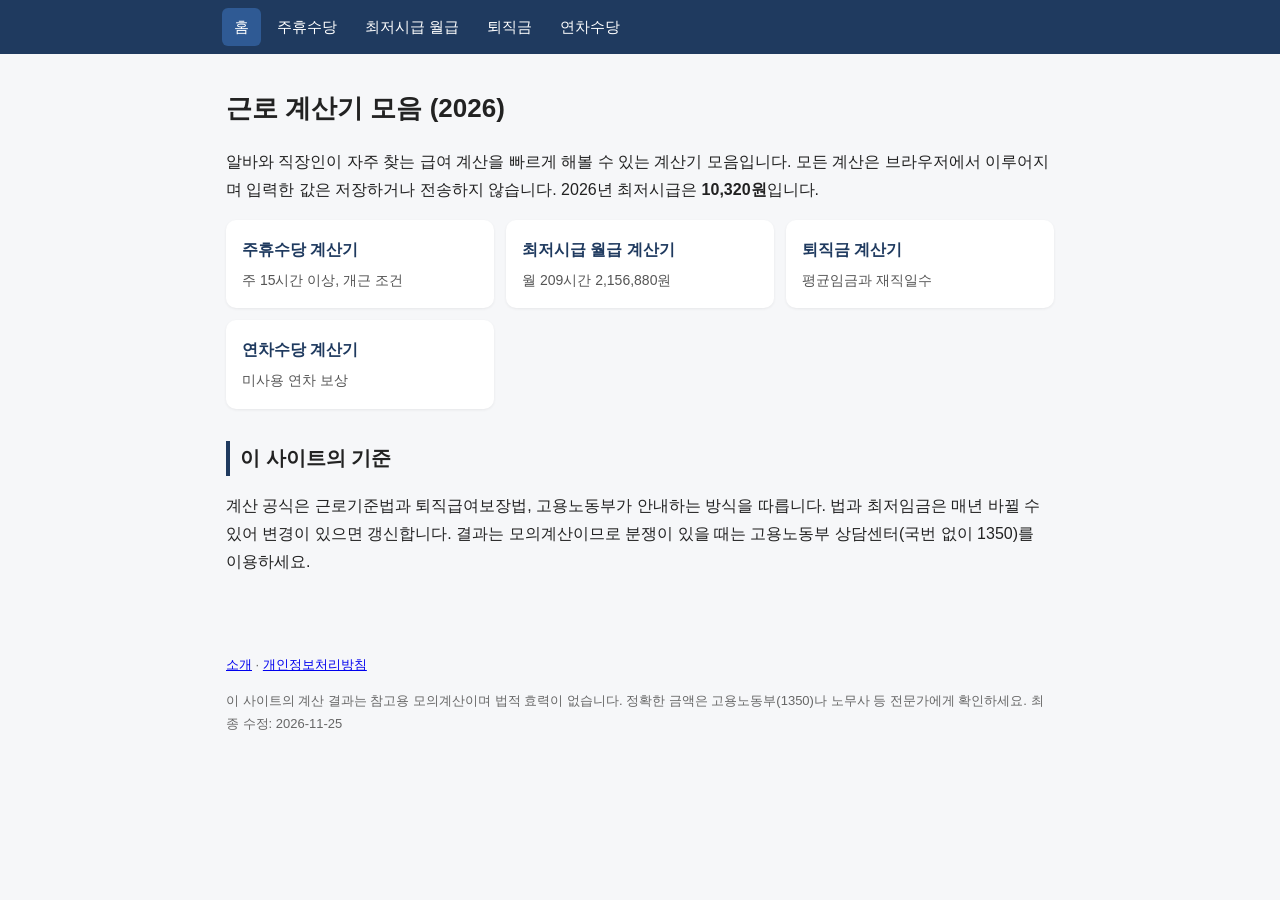
<file: index.html>
<!doctype html><html lang="ko"><head><meta charset="utf-8"><meta name="viewport" content="width=device-width,initial-scale=1"><title>근로 계산기 모음 - 주휴수당·최저시급·퇴직금·연차수당 (2026)</title><meta name="description" content="2026년 기준 주휴수당, 최저시급 월급, 퇴직금, 연차수당 계산기 모음. 계산 공식과 지급 조건을 쉬운 말로 설명합니다."><link rel="canonical" href="https://jgeoneong61park-stack.github.io/calc-kr/"><link rel="stylesheet" href="style.css"></head><body><header><nav><a href="index.html" class="on">홈</a><a href="juhyu.html">주휴수당</a><a href="minwage.html">최저시급 월급</a><a href="severance.html">퇴직금</a><a href="annual-leave.html">연차수당</a></nav></header><main><h1>근로 계산기 모음 (2026)</h1><p>알바와 직장인이 자주 찾는 급여 계산을 빠르게 해볼 수 있는 계산기 모음입니다. 모든 계산은 브라우저에서 이루어지며 입력한 값은 저장하거나 전송하지 않습니다. 2026년 최저시급은 <b>10,320원</b>입니다.</p><div class="grid"><a href="juhyu.html">주휴수당 계산기<span>주 15시간 이상, 개근 조건</span></a><a href="minwage.html">최저시급 월급 계산기<span>월 209시간 2,156,880원</span></a><a href="severance.html">퇴직금 계산기<span>평균임금과 재직일수</span></a><a href="annual-leave.html">연차수당 계산기<span>미사용 연차 보상</span></a></div><h2>이 사이트의 기준</h2><p>계산 공식은 근로기준법과 퇴직급여보장법, 고용노동부가 안내하는 방식을 따릅니다. 법과 최저임금은 매년 바뀔 수 있어 변경이 있으면 갱신합니다. 결과는 모의계산이므로 분쟁이 있을 때는 고용노동부 상담센터(국번 없이 1350)를 이용하세요.</p></main><footer><a href="about.html">소개</a> · <a href="privacy.html">개인정보처리방침</a><p>이 사이트의 계산 결과는 참고용 모의계산이며 법적 효력이 없습니다. 정확한 금액은 고용노동부(1350)나 노무사 등 전문가에게 확인하세요. 최종 수정: 2026-11-25</p></footer><script src="common.js"></script><script></script></body></html>
</file>
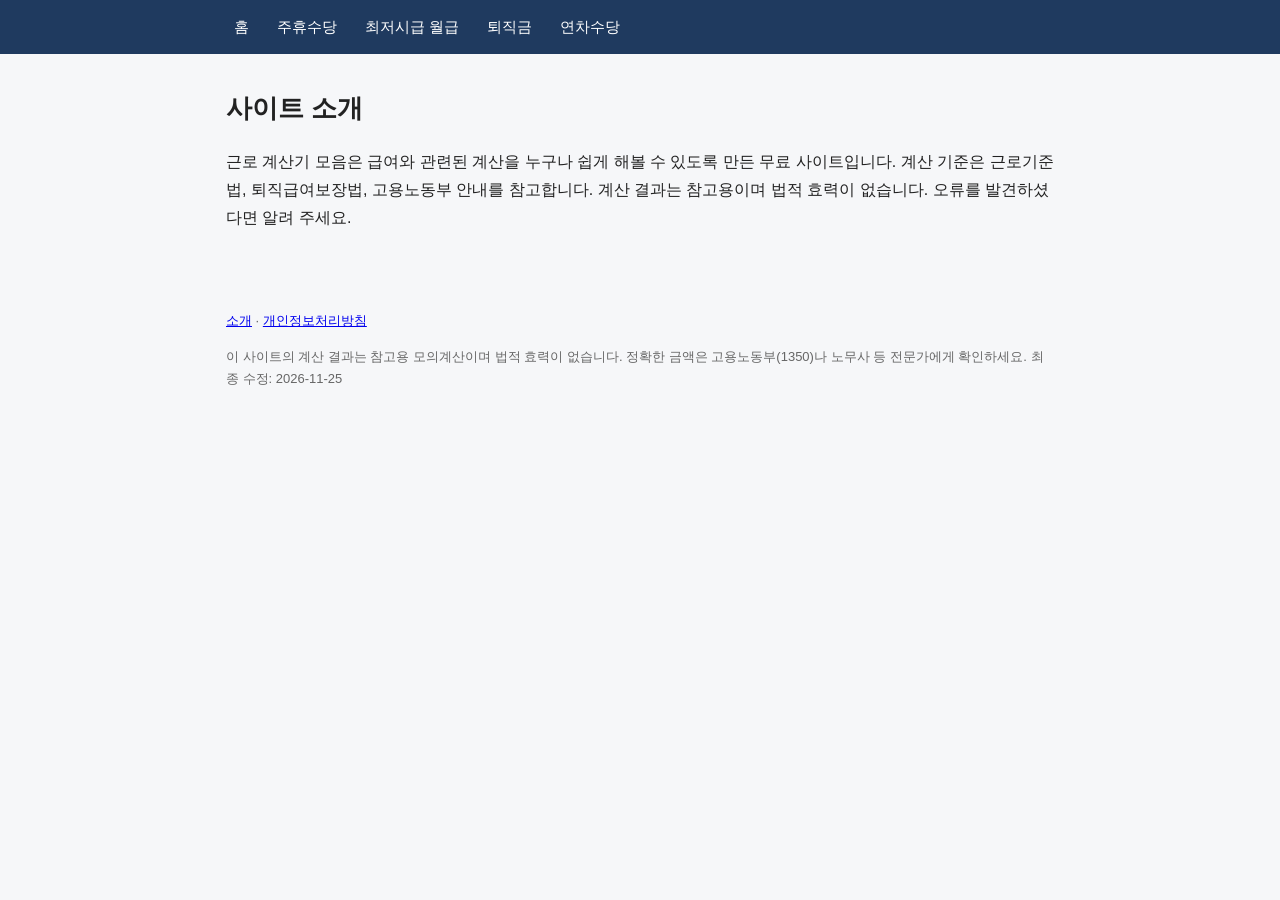
<file: about.html>
<!doctype html><html lang="ko"><head><meta charset="utf-8"><meta name="viewport" content="width=device-width,initial-scale=1"><title>사이트 소개</title><meta name="description" content="근로 계산기 모음 사이트 소개"><link rel="canonical" href="https://jgeoneong61park-stack.github.io/calc-kr/about.html"><link rel="stylesheet" href="style.css"></head><body><header><nav><a href="index.html">홈</a><a href="juhyu.html">주휴수당</a><a href="minwage.html">최저시급 월급</a><a href="severance.html">퇴직금</a><a href="annual-leave.html">연차수당</a></nav></header><main><h1>사이트 소개</h1><p>근로 계산기 모음은 급여와 관련된 계산을 누구나 쉽게 해볼 수 있도록 만든 무료 사이트입니다. 계산 기준은 근로기준법, 퇴직급여보장법, 고용노동부 안내를 참고합니다. 계산 결과는 참고용이며 법적 효력이 없습니다. 오류를 발견하셨다면 알려 주세요.</p></main><footer><a href="about.html">소개</a> · <a href="privacy.html">개인정보처리방침</a><p>이 사이트의 계산 결과는 참고용 모의계산이며 법적 효력이 없습니다. 정확한 금액은 고용노동부(1350)나 노무사 등 전문가에게 확인하세요. 최종 수정: 2026-11-25</p></footer><script src="common.js"></script><script></script></body></html>
</file>
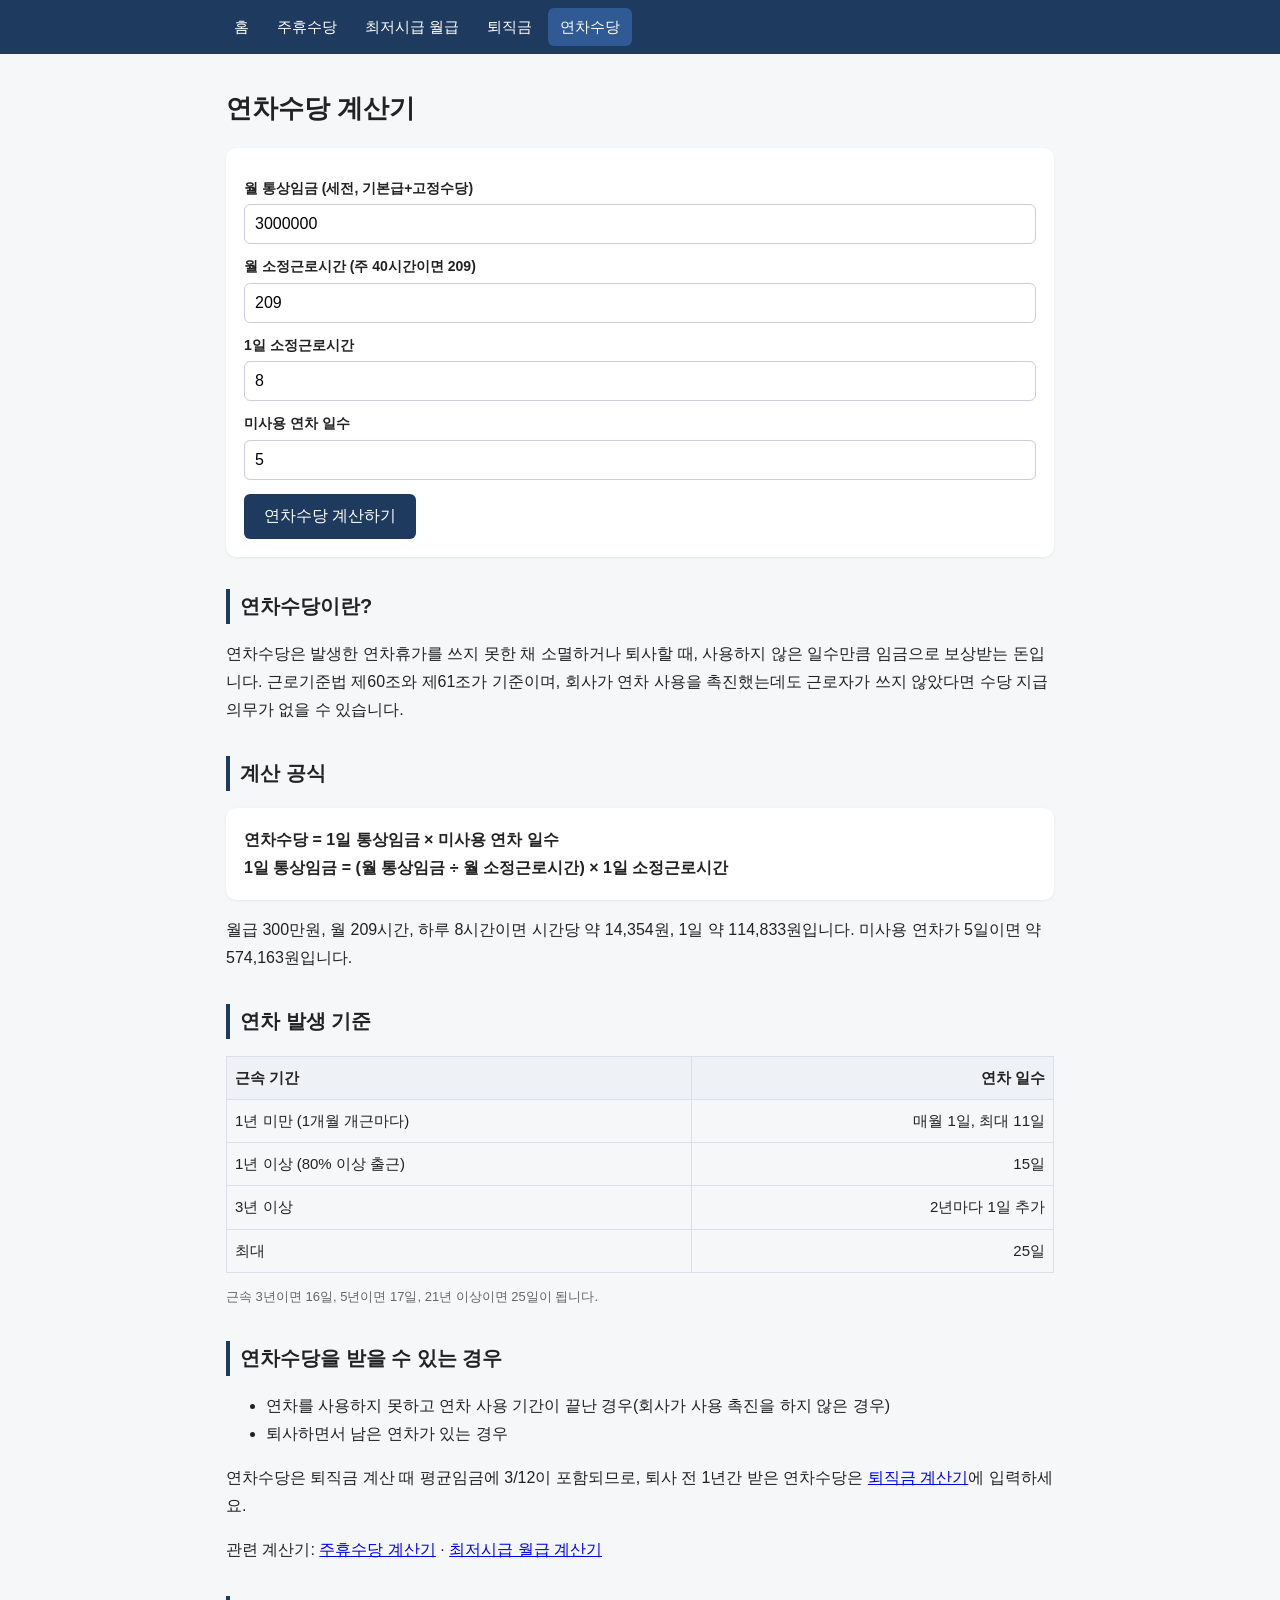
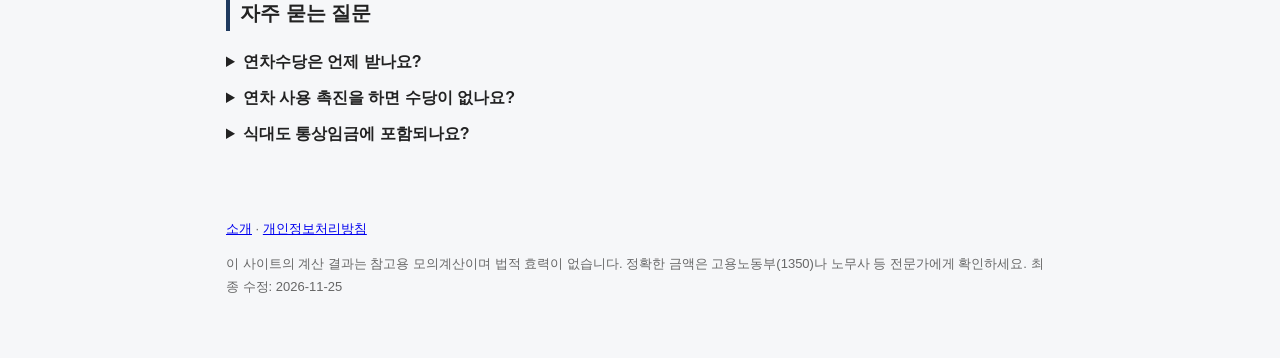
<file: annual-leave.html>
<!doctype html><html lang="ko"><head><meta charset="utf-8"><meta name="viewport" content="width=device-width,initial-scale=1"><title>연차수당 계산기 - 미사용 연차 수당·연차 일수 계산 (2026)</title><meta name="description" content="월급과 미사용 연차 일수를 넣으면 연차수당을 계산합니다. 연차 발생 기준(1년 미만 매월 1일, 1년 이상 15일, 최대 25일)과 연차수당 계산 공식 설명."><link rel="canonical" href="https://jgeoneong61park-stack.github.io/calc-kr/annual-leave.html"><link rel="stylesheet" href="style.css"><script type="application/ld+json">{"@context":"https://schema.org","@type":"FAQPage","mainEntity":[{"@type":"Question","name":"연차수당은 언제 받나요?","acceptedAnswer":{"@type":"Answer","text":"연차 사용 기간이 끝난 다음 임금 지급일 또는 퇴직 시 정산해서 받습니다."}},{"@type":"Question","name":"연차 사용 촉진을 하면 수당이 없나요?","acceptedAnswer":{"@type":"Answer","text":"회사가 법에 따른 절차로 사용 촉진을 했는데도 근로자가 쓰지 않았다면 수당 지급 의무가 없을 수 있습니다."}},{"@type":"Question","name":"식대도 통상임금에 포함되나요?","acceptedAnswer":{"@type":"Answer","text":"정기적, 일률적, 고정적으로 지급되는 수당이면 포함될 수 있어 회사 규정과 판례를 확인해야 합니다."}}]}</script></head><body><header><nav><a href="index.html">홈</a><a href="juhyu.html">주휴수당</a><a href="minwage.html">최저시급 월급</a><a href="severance.html">퇴직금</a><a href="annual-leave.html" class="on">연차수당</a></nav></header><main><h1>연차수당 계산기</h1><div class="card"><label>월 통상임금 (세전, 기본급+고정수당)</label><input id="pay" type="number" value="3000000"><label>월 소정근로시간 (주 40시간이면 209)</label><input id="mh" type="number" value="209"><label>1일 소정근로시간</label><input id="dh" type="number" value="8" step="0.5"><label>미사용 연차 일수</label><input id="days" type="number" value="5" step="0.5"><button onclick="calc()">연차수당 계산하기</button><div class="res" id="res"></div></div>
<h2>연차수당이란?</h2><p>연차수당은 발생한 연차휴가를 쓰지 못한 채 소멸하거나 퇴사할 때, 사용하지 않은 일수만큼 임금으로 보상받는 돈입니다. 근로기준법 제60조와 제61조가 기준이며, 회사가 연차 사용을 촉진했는데도 근로자가 쓰지 않았다면 수당 지급 의무가 없을 수 있습니다.</p>
<h2>계산 공식</h2><div class="card"><b>연차수당 = 1일 통상임금 × 미사용 연차 일수</b><br><b>1일 통상임금 = (월 통상임금 ÷ 월 소정근로시간) × 1일 소정근로시간</b></div><p>월급 300만원, 월 209시간, 하루 8시간이면 시간당 약 14,354원, 1일 약 114,833원입니다. 미사용 연차가 5일이면 약 574,163원입니다.</p>
<h2>연차 발생 기준</h2><table><tr><th>근속 기간</th><th>연차 일수</th></tr><tr><td>1년 미만 (1개월 개근마다)</td><td>매월 1일, 최대 11일</td></tr><tr><td>1년 이상 (80% 이상 출근)</td><td>15일</td></tr><tr><td>3년 이상</td><td>2년마다 1일 추가</td></tr><tr><td>최대</td><td>25일</td></tr></table><p class="note">근속 3년이면 16일, 5년이면 17일, 21년 이상이면 25일이 됩니다.</p>
<h2>연차수당을 받을 수 있는 경우</h2><ul><li>연차를 사용하지 못하고 연차 사용 기간이 끝난 경우(회사가 사용 촉진을 하지 않은 경우)</li><li>퇴사하면서 남은 연차가 있는 경우</li></ul><p>연차수당은 퇴직금 계산 때 평균임금에 3/12이 포함되므로, 퇴사 전 1년간 받은 연차수당은 <a href="severance.html">퇴직금 계산기</a>에 입력하세요.</p>
<p>관련 계산기: <a href="juhyu.html">주휴수당 계산기</a> · <a href="minwage.html">최저시급 월급 계산기</a></p><h2>자주 묻는 질문</h2><details><summary>연차수당은 언제 받나요?</summary><p>연차 사용 기간이 끝난 다음 임금 지급일 또는 퇴직 시 정산해서 받습니다.</p></details><details><summary>연차 사용 촉진을 하면 수당이 없나요?</summary><p>회사가 법에 따른 절차로 사용 촉진을 했는데도 근로자가 쓰지 않았다면 수당 지급 의무가 없을 수 있습니다.</p></details><details><summary>식대도 통상임금에 포함되나요?</summary><p>정기적, 일률적, 고정적으로 지급되는 수당이면 포함될 수 있어 회사 규정과 판례를 확인해야 합니다.</p></details></main><footer><a href="about.html">소개</a> · <a href="privacy.html">개인정보처리방침</a><p>이 사이트의 계산 결과는 참고용 모의계산이며 법적 효력이 없습니다. 정확한 금액은 고용노동부(1350)나 노무사 등 전문가에게 확인하세요. 최종 수정: 2026-11-25</p></footer><script src="common.js"></script><script>function calc(){const p=+$('pay').value,mh=+$('mh').value,dh=+$('dh').value,d=+$('days').value;if(!(p>0&&mh>0&&dh>0&&d>=0))return show('값을 확인하세요.');const hr=p/mh,day=hr*dh;show('시간급: '+W(hr)+'<br>1일 통상임금: '+W(day)+'<br>연차수당(세전): <b>'+W(day*d)+'</b>');}</script></body></html>
</file>
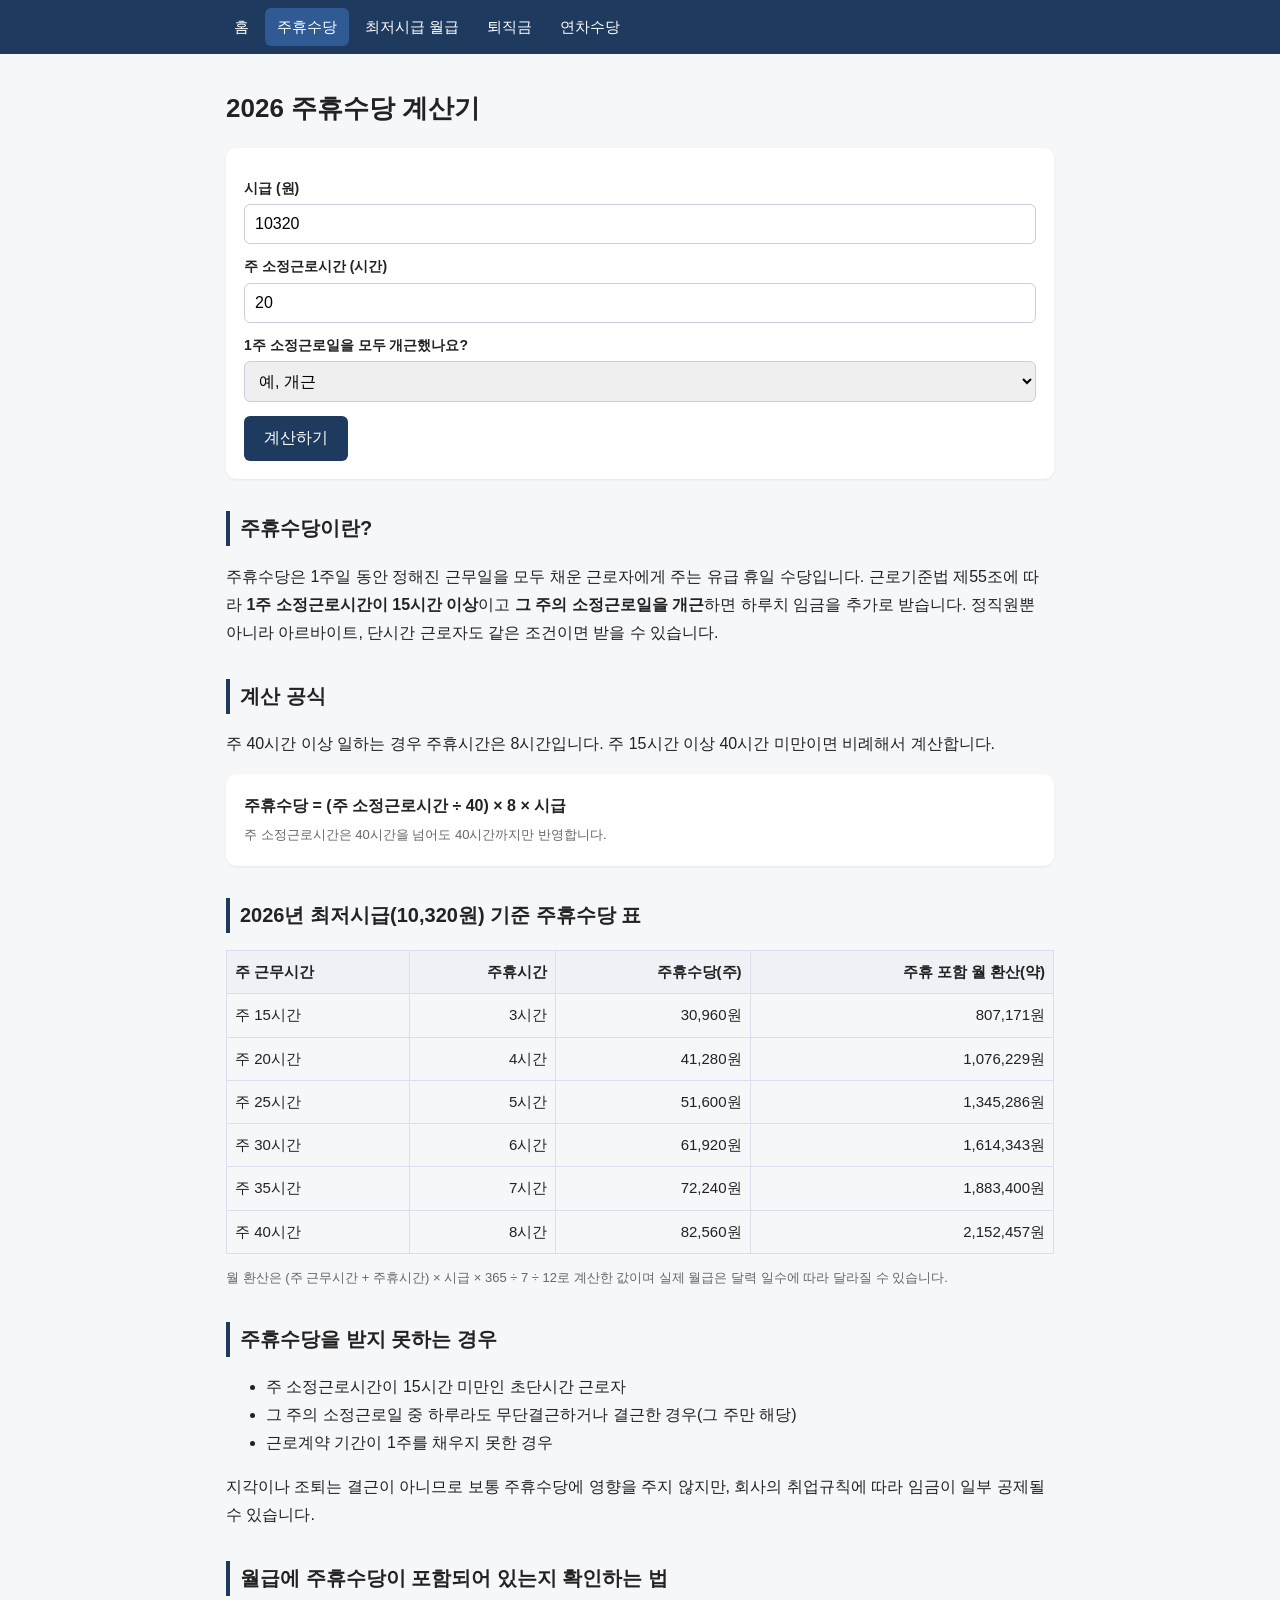
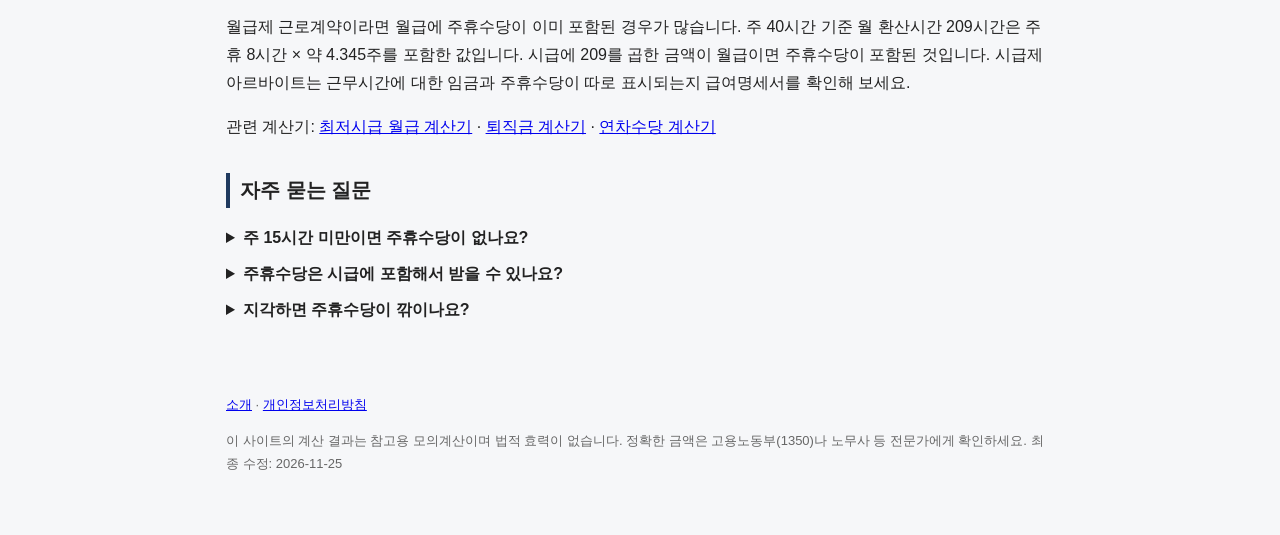
<file: juhyu.html>
<!doctype html><html lang="ko"><head><meta charset="utf-8"><meta name="viewport" content="width=device-width,initial-scale=1"><title>2026 주휴수당 계산기 - 주 15시간 이상, 시급·주당 근무시간별 금액</title><meta name="description" content="2026년 최저시급 10,320원 기준 주휴수당 계산기. 주 근무시간과 시급만 넣으면 주휴수당, 주휴 포함 월급을 바로 계산합니다. 지급 조건과 계산 공식 설명."><link rel="canonical" href="https://jgeoneong61park-stack.github.io/calc-kr/juhyu.html"><link rel="stylesheet" href="style.css"><script type="application/ld+json">{"@context":"https://schema.org","@type":"FAQPage","mainEntity":[{"@type":"Question","name":"주 15시간 미만이면 주휴수당이 없나요?","acceptedAnswer":{"@type":"Answer","text":"네. 1주 소정근로시간이 15시간 미만이면 주휴수당 지급 대상이 아닙니다."}},{"@type":"Question","name":"주휴수당은 시급에 포함해서 받을 수 있나요?","acceptedAnswer":{"@type":"Answer","text":"가능합니다. 근로계약서에 주휴수당 포함 여부를 명시했다면 포함 시급으로 지급할 수 있습니다. 다만 주휴수당을 포함한 시급도 최저임금 이상이어야 합니다."}},{"@type":"Question","name":"지각하면 주휴수당이 깎이나요?","acceptedAnswer":{"@type":"Answer","text":"지각과 조퇴는 결근이 아니라서 주휴수당 자체가 없어지지는 않습니다."}}]}</script></head><body><header><nav><a href="index.html">홈</a><a href="juhyu.html" class="on">주휴수당</a><a href="minwage.html">최저시급 월급</a><a href="severance.html">퇴직금</a><a href="annual-leave.html">연차수당</a></nav></header><main><h1>2026 주휴수당 계산기</h1><div class="card"><label>시급 (원)</label><input id="wage" type="number" value="10320"><label>주 소정근로시간 (시간)</label><input id="hours" type="number" value="20" step="0.5"><label>1주 소정근로일을 모두 개근했나요?</label><select id="full"><option value="1">예, 개근</option><option value="0">아니오, 결근 있음</option></select><button onclick="calc()">계산하기</button><div class="res" id="res"></div></div>
<h2>주휴수당이란?</h2><p>주휴수당은 1주일 동안 정해진 근무일을 모두 채운 근로자에게 주는 유급 휴일 수당입니다. 근로기준법 제55조에 따라 <b>1주 소정근로시간이 15시간 이상</b>이고 <b>그 주의 소정근로일을 개근</b>하면 하루치 임금을 추가로 받습니다. 정직원뿐 아니라 아르바이트, 단시간 근로자도 같은 조건이면 받을 수 있습니다.</p>
<h2>계산 공식</h2><p>주 40시간 이상 일하는 경우 주휴시간은 8시간입니다. 주 15시간 이상 40시간 미만이면 비례해서 계산합니다.</p><div class="card"><b>주휴수당 = (주 소정근로시간 ÷ 40) × 8 × 시급</b><br><span class="note">주 소정근로시간은 40시간을 넘어도 40시간까지만 반영합니다.</span></div>
<h2>2026년 최저시급(10,320원) 기준 주휴수당 표</h2><table><tr><th>주 근무시간</th><th>주휴시간</th><th>주휴수당(주)</th><th>주휴 포함 월 환산(약)</th></tr>
<tr><td>주 15시간</td><td>3시간</td><td>30,960원</td><td>807,171원</td></tr><tr><td>주 20시간</td><td>4시간</td><td>41,280원</td><td>1,076,229원</td></tr><tr><td>주 25시간</td><td>5시간</td><td>51,600원</td><td>1,345,286원</td></tr><tr><td>주 30시간</td><td>6시간</td><td>61,920원</td><td>1,614,343원</td></tr><tr><td>주 35시간</td><td>7시간</td><td>72,240원</td><td>1,883,400원</td></tr><tr><td>주 40시간</td><td>8시간</td><td>82,560원</td><td>2,152,457원</td></tr></table><p class="note">월 환산은 (주 근무시간 + 주휴시간) × 시급 × 365 ÷ 7 ÷ 12로 계산한 값이며 실제 월급은 달력 일수에 따라 달라질 수 있습니다.</p>
<h2>주휴수당을 받지 못하는 경우</h2><ul><li>주 소정근로시간이 15시간 미만인 초단시간 근로자</li><li>그 주의 소정근로일 중 하루라도 무단결근하거나 결근한 경우(그 주만 해당)</li><li>근로계약 기간이 1주를 채우지 못한 경우</li></ul><p>지각이나 조퇴는 결근이 아니므로 보통 주휴수당에 영향을 주지 않지만, 회사의 취업규칙에 따라 임금이 일부 공제될 수 있습니다.</p>
<h2>월급에 주휴수당이 포함되어 있는지 확인하는 법</h2><p>월급제 근로계약이라면 월급에 주휴수당이 이미 포함된 경우가 많습니다. 주 40시간 기준 월 환산시간 209시간은 주휴 8시간 × 약 4.345주를 포함한 값입니다. 시급에 209를 곱한 금액이 월급이면 주휴수당이 포함된 것입니다. 시급제 아르바이트는 근무시간에 대한 임금과 주휴수당이 따로 표시되는지 급여명세서를 확인해 보세요.</p>
<p>관련 계산기: <a href="minwage.html">최저시급 월급 계산기</a> · <a href="severance.html">퇴직금 계산기</a> · <a href="annual-leave.html">연차수당 계산기</a></p><h2>자주 묻는 질문</h2><details><summary>주 15시간 미만이면 주휴수당이 없나요?</summary><p>네. 1주 소정근로시간이 15시간 미만이면 주휴수당 지급 대상이 아닙니다.</p></details><details><summary>주휴수당은 시급에 포함해서 받을 수 있나요?</summary><p>가능합니다. 근로계약서에 주휴수당 포함 여부를 명시했다면 포함 시급으로 지급할 수 있습니다. 다만 주휴수당을 포함한 시급도 최저임금 이상이어야 합니다.</p></details><details><summary>지각하면 주휴수당이 깎이나요?</summary><p>지각과 조퇴는 결근이 아니라서 주휴수당 자체가 없어지지는 않습니다.</p></details></main><footer><a href="about.html">소개</a> · <a href="privacy.html">개인정보처리방침</a><p>이 사이트의 계산 결과는 참고용 모의계산이며 법적 효력이 없습니다. 정확한 금액은 고용노동부(1350)나 노무사 등 전문가에게 확인하세요. 최종 수정: 2026-11-25</p></footer><script src="common.js"></script><script>function calc(){const w=+$('wage').value,h=+$('hours').value,f=$('full').value==='1';if(!(w>0&&h>0))return show('시급과 근무시간을 입력하세요.');if(h<15)return show('주 15시간 미만은 주휴수당 지급 대상이 아닙니다.');if(!f)return show('이번 주 결근이 있어 주휴수당이 발생하지 않습니다.');const j=Math.min(h,40)/40*8;const wk=j*w;const m=(h+j)*w*365/7/12;show('주휴수당(1주): <b>'+W(wk)+'</b><br>주휴시간: '+j+'시간<br>주휴 포함 월 환산 급여(약): '+W(m)+'<br>월 주휴수당(약): '+W(j*w*365/7/12));}</script></body></html>
</file>
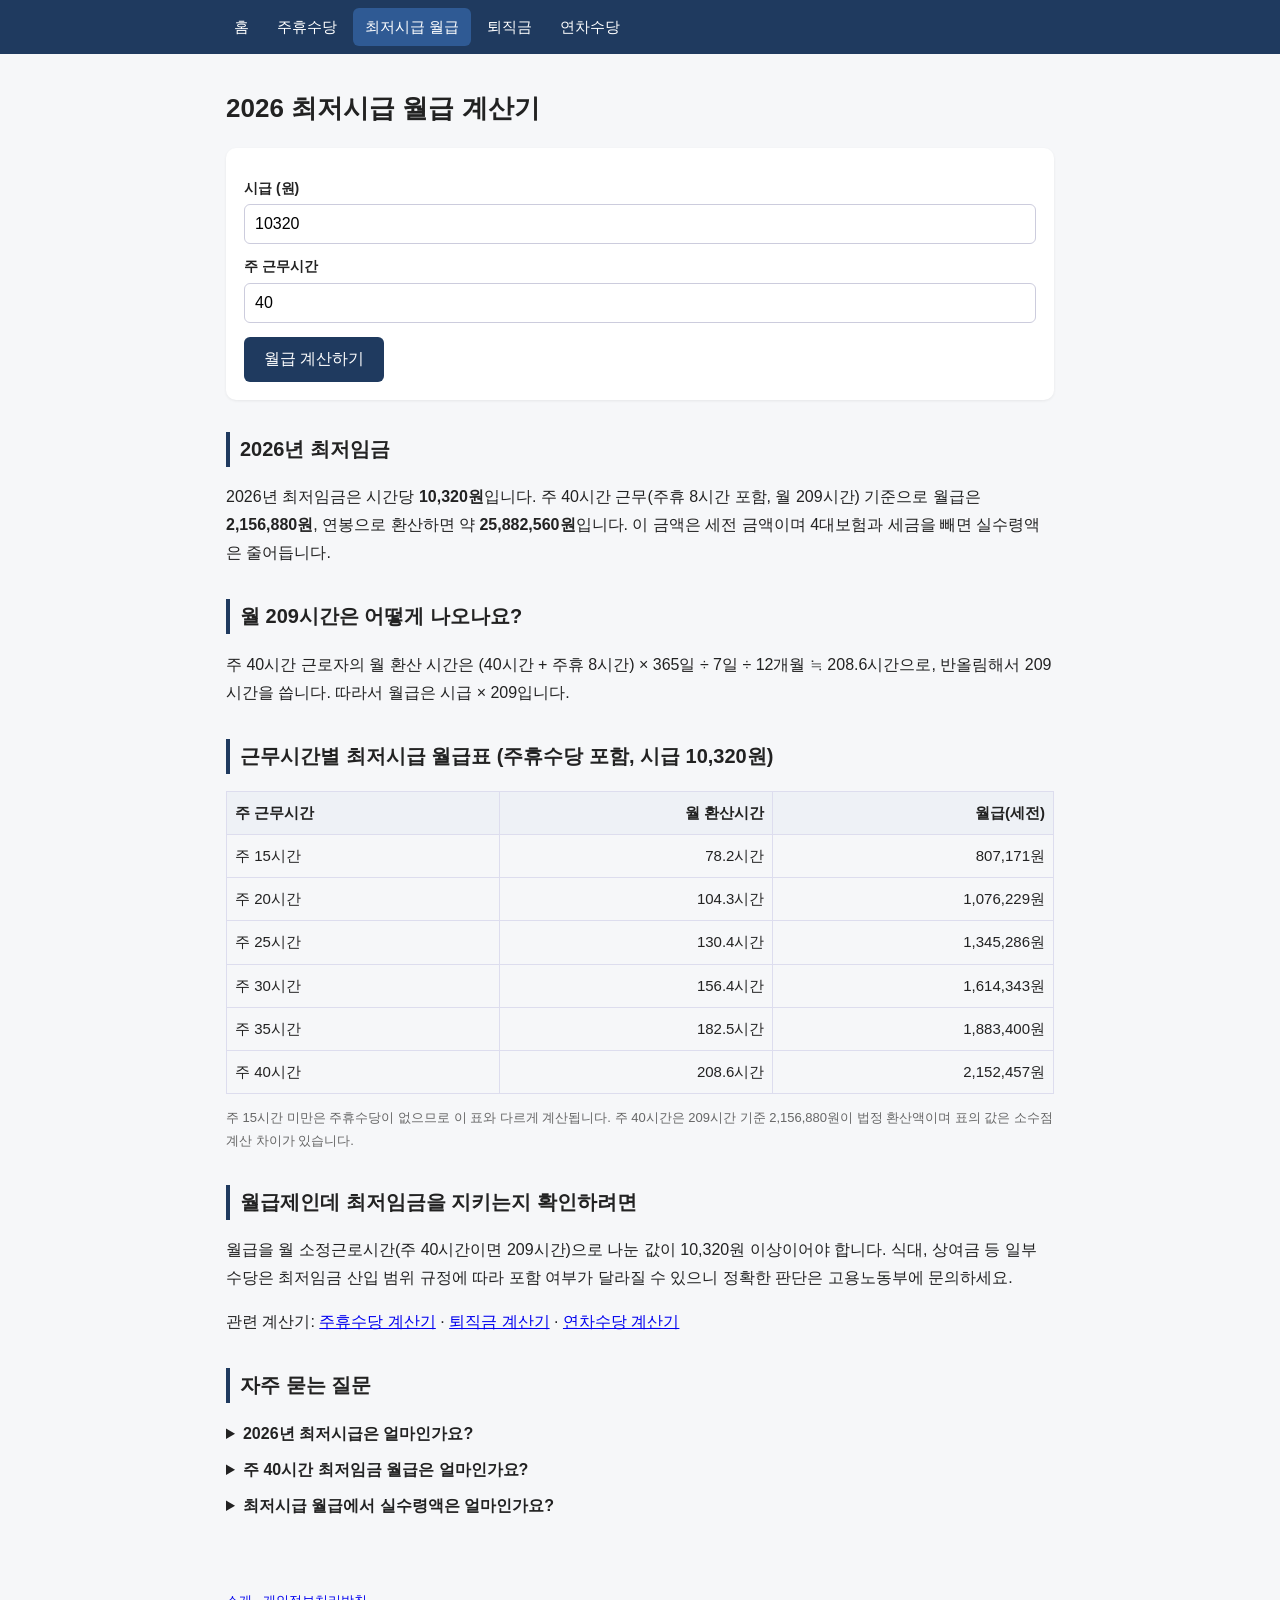
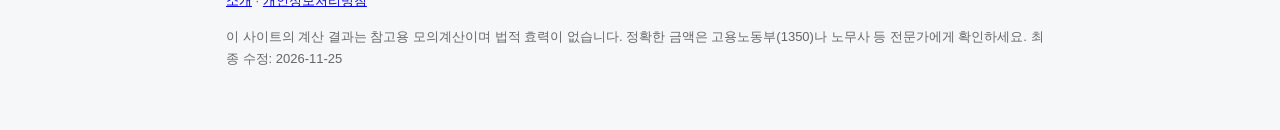
<file: minwage.html>
<!doctype html><html lang="ko"><head><meta charset="utf-8"><meta name="viewport" content="width=device-width,initial-scale=1"><title>2026 최저시급 월급 계산기 - 시급 10,320원 월급·연봉 환산</title><meta name="description" content="2026년 최저시급 10,320원 기준 월급 계산기. 주 40시간 월 209시간 기준 월급 2,156,880원. 시급과 근무시간을 넣으면 주휴수당 포함 월급과 연봉을 환산합니다."><link rel="canonical" href="https://jgeoneong61park-stack.github.io/calc-kr/minwage.html"><link rel="stylesheet" href="style.css"><script type="application/ld+json">{"@context":"https://schema.org","@type":"FAQPage","mainEntity":[{"@type":"Question","name":"2026년 최저시급은 얼마인가요?","acceptedAnswer":{"@type":"Answer","text":"시간당 10,320원입니다."}},{"@type":"Question","name":"주 40시간 최저임금 월급은 얼마인가요?","acceptedAnswer":{"@type":"Answer","text":"주휴수당을 포함해 월 209시간 기준 2,156,880원(세전)입니다."}},{"@type":"Question","name":"최저시급 월급에서 실수령액은 얼마인가요?","acceptedAnswer":{"@type":"Answer","text":"4대보험과 소득세 등을 공제하면 세전보다 낮아집니다. 공제율은 개인 상황에 따라 다릅니다."}}]}</script></head><body><header><nav><a href="index.html">홈</a><a href="juhyu.html">주휴수당</a><a href="minwage.html" class="on">최저시급 월급</a><a href="severance.html">퇴직금</a><a href="annual-leave.html">연차수당</a></nav></header><main><h1>2026 최저시급 월급 계산기</h1><div class="card"><label>시급 (원)</label><input id="wage" type="number" value="10320"><label>주 근무시간</label><input id="hours" type="number" value="40" step="0.5"><button onclick="calc()">월급 계산하기</button><div class="res" id="res"></div></div>
<h2>2026년 최저임금</h2><p>2026년 최저임금은 시간당 <b>10,320원</b>입니다. 주 40시간 근무(주휴 8시간 포함, 월 209시간) 기준으로 월급은 <b>2,156,880원</b>, 연봉으로 환산하면 약 <b>25,882,560원</b>입니다. 이 금액은 세전 금액이며 4대보험과 세금을 빼면 실수령액은 줄어듭니다.</p>
<h2>월 209시간은 어떻게 나오나요?</h2><p>주 40시간 근로자의 월 환산 시간은 (40시간 + 주휴 8시간) × 365일 ÷ 7일 ÷ 12개월 ≒ 208.6시간으로, 반올림해서 209시간을 씁니다. 따라서 월급은 시급 × 209입니다.</p>
<h2>근무시간별 최저시급 월급표 (주휴수당 포함, 시급 10,320원)</h2><table><tr><th>주 근무시간</th><th>월 환산시간</th><th>월급(세전)</th></tr><tr><td>주 15시간</td><td>78.2시간</td><td>807,171원</td></tr><tr><td>주 20시간</td><td>104.3시간</td><td>1,076,229원</td></tr><tr><td>주 25시간</td><td>130.4시간</td><td>1,345,286원</td></tr><tr><td>주 30시간</td><td>156.4시간</td><td>1,614,343원</td></tr><tr><td>주 35시간</td><td>182.5시간</td><td>1,883,400원</td></tr><tr><td>주 40시간</td><td>208.6시간</td><td>2,152,457원</td></tr></table><p class="note">주 15시간 미만은 주휴수당이 없으므로 이 표와 다르게 계산됩니다. 주 40시간은 209시간 기준 2,156,880원이 법정 환산액이며 표의 값은 소수점 계산 차이가 있습니다.</p>
<h2>월급제인데 최저임금을 지키는지 확인하려면</h2><p>월급을 월 소정근로시간(주 40시간이면 209시간)으로 나눈 값이 10,320원 이상이어야 합니다. 식대, 상여금 등 일부 수당은 최저임금 산입 범위 규정에 따라 포함 여부가 달라질 수 있으니 정확한 판단은 고용노동부에 문의하세요.</p>
<p>관련 계산기: <a href="juhyu.html">주휴수당 계산기</a> · <a href="severance.html">퇴직금 계산기</a> · <a href="annual-leave.html">연차수당 계산기</a></p><h2>자주 묻는 질문</h2><details><summary>2026년 최저시급은 얼마인가요?</summary><p>시간당 10,320원입니다.</p></details><details><summary>주 40시간 최저임금 월급은 얼마인가요?</summary><p>주휴수당을 포함해 월 209시간 기준 2,156,880원(세전)입니다.</p></details><details><summary>최저시급 월급에서 실수령액은 얼마인가요?</summary><p>4대보험과 소득세 등을 공제하면 세전보다 낮아집니다. 공제율은 개인 상황에 따라 다릅니다.</p></details></main><footer><a href="about.html">소개</a> · <a href="privacy.html">개인정보처리방침</a><p>이 사이트의 계산 결과는 참고용 모의계산이며 법적 효력이 없습니다. 정확한 금액은 고용노동부(1350)나 노무사 등 전문가에게 확인하세요. 최종 수정: 2026-11-25</p></footer><script src="common.js"></script><script>function calc(){const w=+$('wage').value,h=+$('hours').value;if(!(w>0&&h>0))return show('값을 입력하세요.');let m;if(h>=40)m=w*209*Math.min(h,40)/40+(h>40?(h-40)*w*1.5*365/7/12:0);else if(h>=15)m=(h+h/40*8)*365/7/12*w;else m=h*365/7/12*w;show('월급(세전, 약): <b>'+W(m)+'</b><br>연봉 환산(세전, 약): '+W(m*12)+'<br>'+(h<15?'주 15시간 미만이라 주휴수당 없이 계산했습니다.':'주휴수당 포함')+(h>40?'<br>40시간 초과분은 1.5배 연장근로 가산을 적용한 단순 계산입니다.':''));}</script></body></html>
</file>
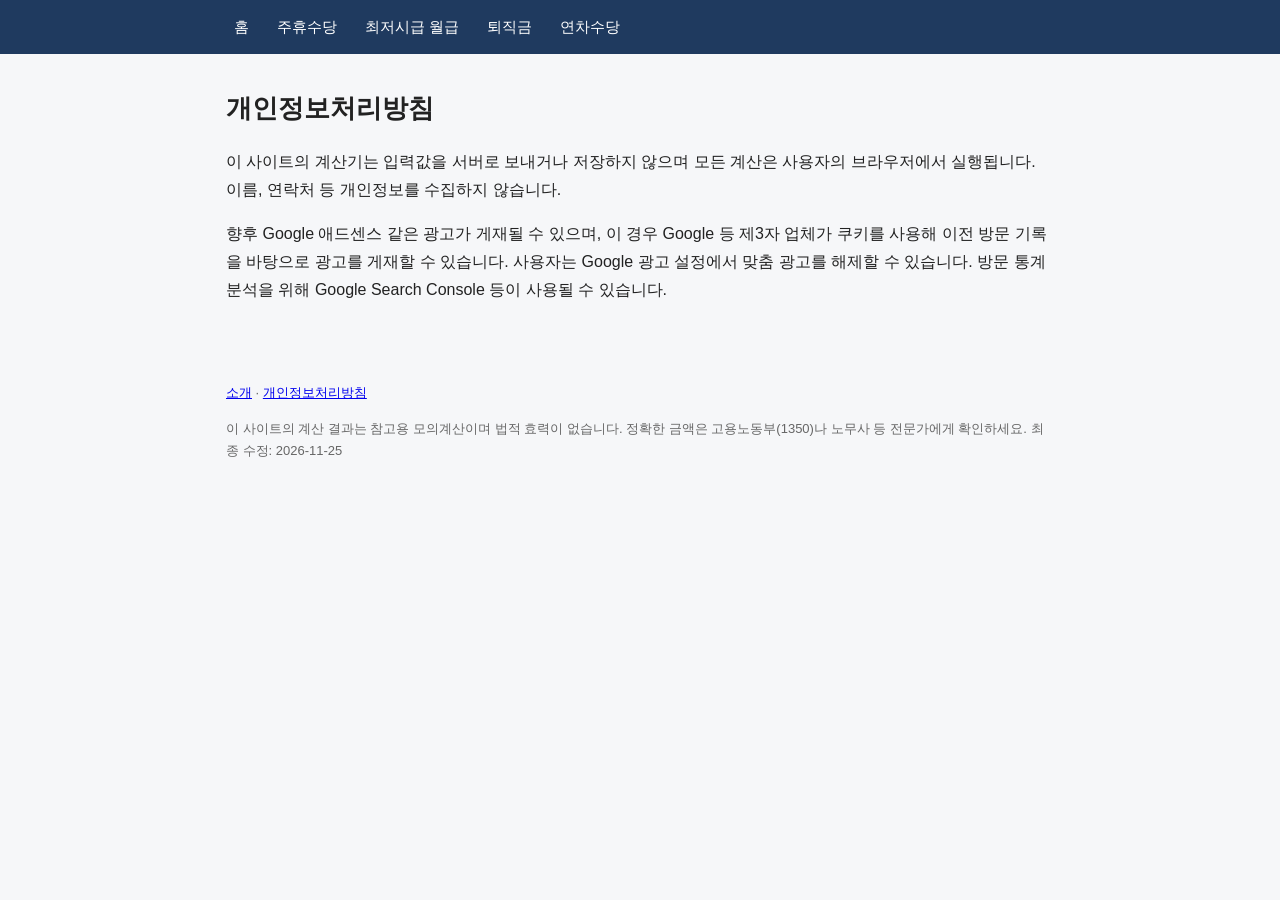
<file: privacy.html>
<!doctype html><html lang="ko"><head><meta charset="utf-8"><meta name="viewport" content="width=device-width,initial-scale=1"><title>개인정보처리방침</title><meta name="description" content="개인정보처리방침"><link rel="canonical" href="https://jgeoneong61park-stack.github.io/calc-kr/privacy.html"><link rel="stylesheet" href="style.css"></head><body><header><nav><a href="index.html">홈</a><a href="juhyu.html">주휴수당</a><a href="minwage.html">최저시급 월급</a><a href="severance.html">퇴직금</a><a href="annual-leave.html">연차수당</a></nav></header><main><h1>개인정보처리방침</h1><p>이 사이트의 계산기는 입력값을 서버로 보내거나 저장하지 않으며 모든 계산은 사용자의 브라우저에서 실행됩니다. 이름, 연락처 등 개인정보를 수집하지 않습니다.</p><p>향후 Google 애드센스 같은 광고가 게재될 수 있으며, 이 경우 Google 등 제3자 업체가 쿠키를 사용해 이전 방문 기록을 바탕으로 광고를 게재할 수 있습니다. 사용자는 Google 광고 설정에서 맞춤 광고를 해제할 수 있습니다. 방문 통계 분석을 위해 Google Search Console 등이 사용될 수 있습니다.</p></main><footer><a href="about.html">소개</a> · <a href="privacy.html">개인정보처리방침</a><p>이 사이트의 계산 결과는 참고용 모의계산이며 법적 효력이 없습니다. 정확한 금액은 고용노동부(1350)나 노무사 등 전문가에게 확인하세요. 최종 수정: 2026-11-25</p></footer><script src="common.js"></script><script></script></body></html>
</file>
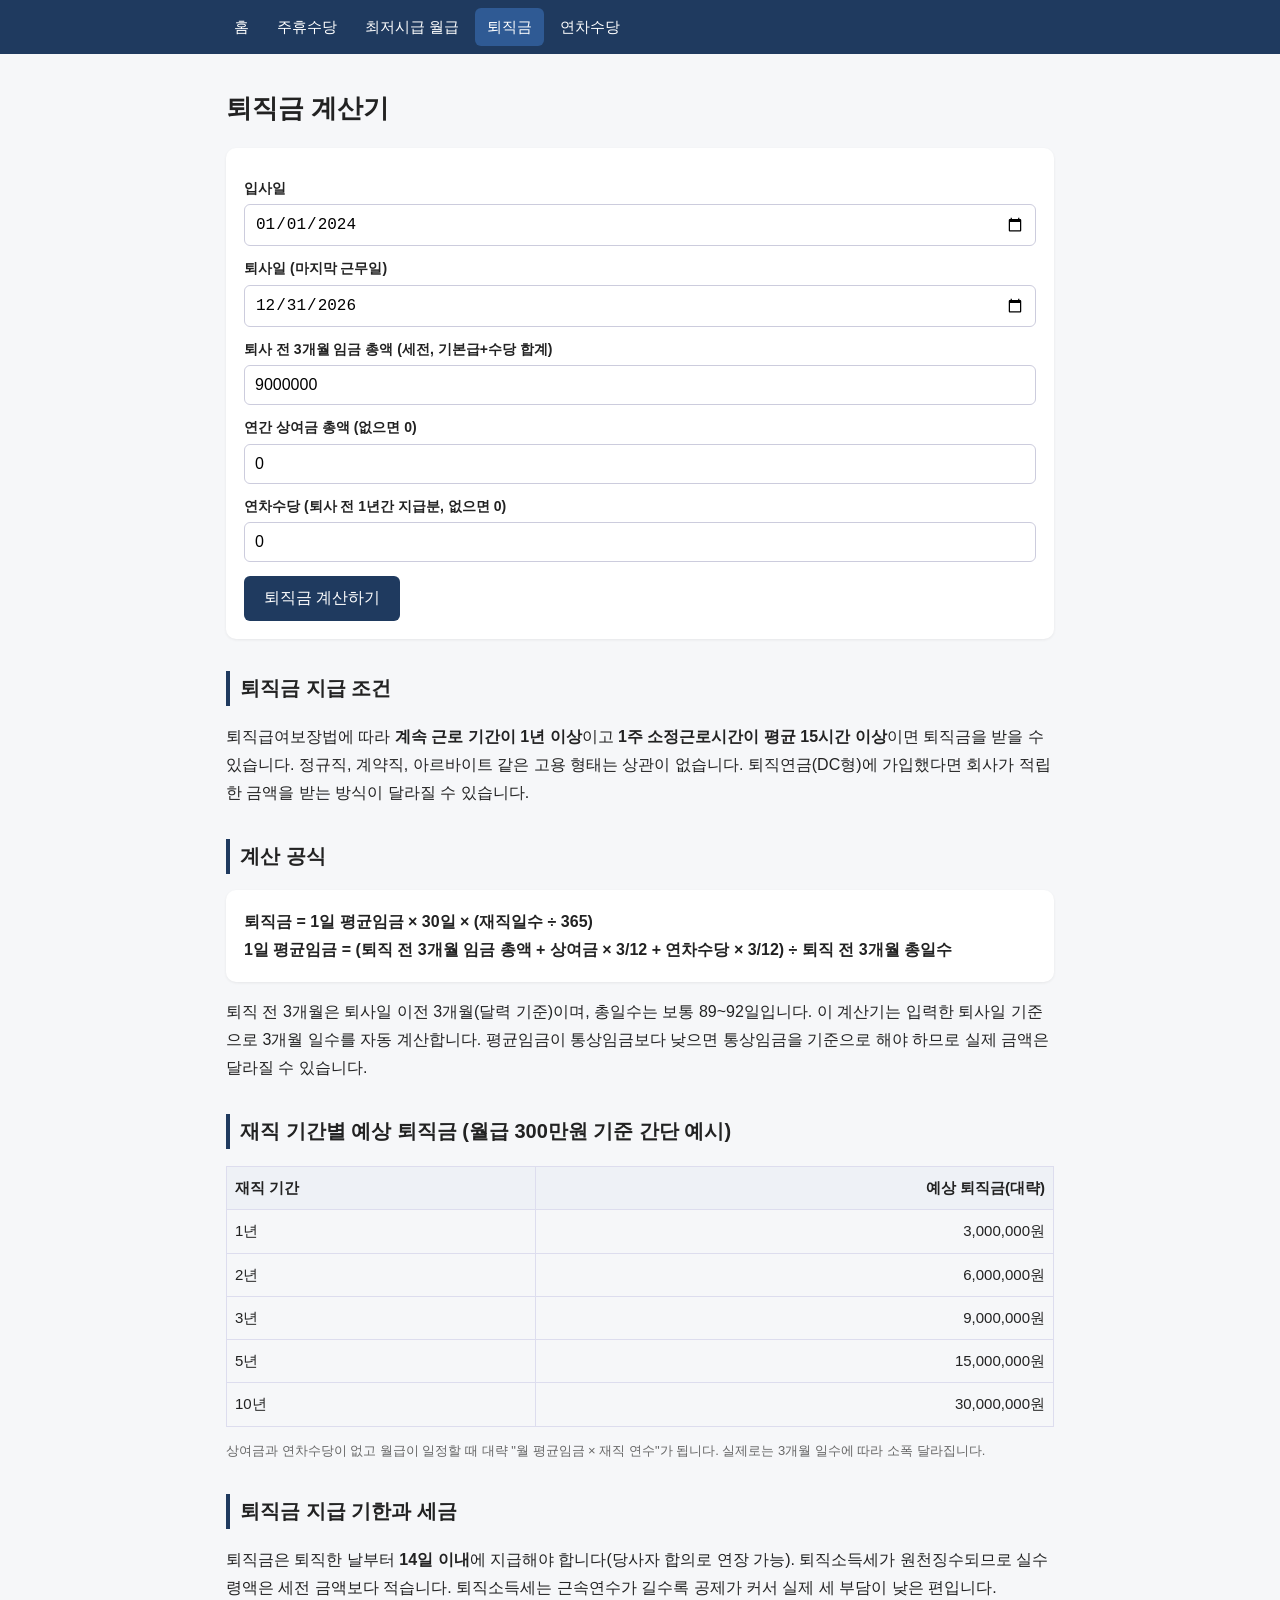
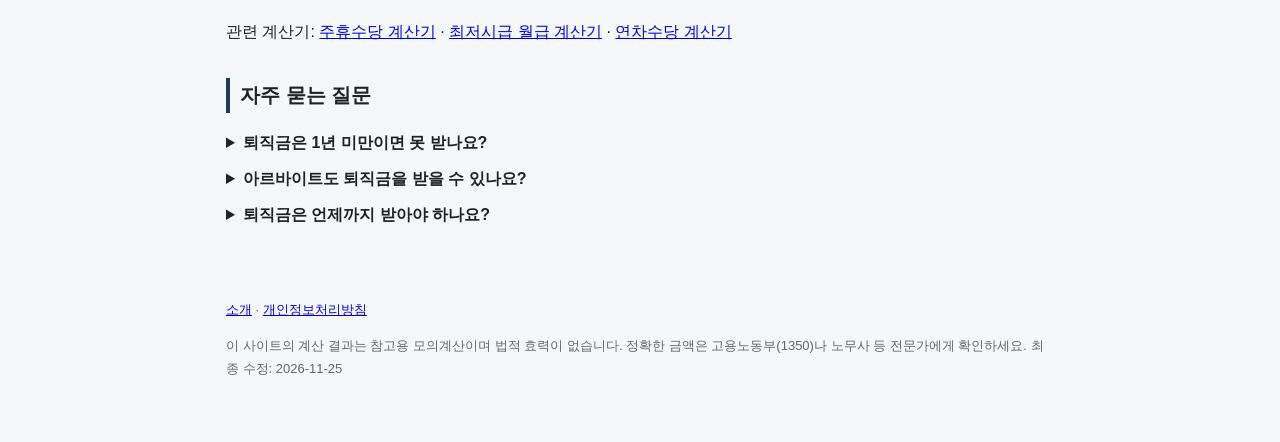
<file: severance.html>
<!doctype html><html lang="ko"><head><meta charset="utf-8"><meta name="viewport" content="width=device-width,initial-scale=1"><title>퇴직금 계산기 - 평균임금·재직일수로 예상 퇴직금 계산 (2026)</title><meta name="description" content="입사일, 퇴사일, 최근 3개월 급여를 넣으면 예상 퇴직금을 계산합니다. 평균임금 계산법, 지급 조건(1년 이상, 주 15시간 이상), 상여금·연차수당 포함 방법 설명."><link rel="canonical" href="https://jgeoneong61park-stack.github.io/calc-kr/severance.html"><link rel="stylesheet" href="style.css"><script type="application/ld+json">{"@context":"https://schema.org","@type":"FAQPage","mainEntity":[{"@type":"Question","name":"퇴직금은 1년 미만이면 못 받나요?","acceptedAnswer":{"@type":"Answer","text":"네. 계속 근로기간이 1년 미만이면 법정 퇴직금 대상이 아닙니다."}},{"@type":"Question","name":"아르바이트도 퇴직금을 받을 수 있나요?","acceptedAnswer":{"@type":"Answer","text":"주 15시간 이상, 1년 이상 근무했다면 받을 수 있습니다."}},{"@type":"Question","name":"퇴직금은 언제까지 받아야 하나요?","acceptedAnswer":{"@type":"Answer","text":"퇴직한 날부터 14일 이내 지급이 원칙입니다."}}]}</script></head><body><header><nav><a href="index.html">홈</a><a href="juhyu.html">주휴수당</a><a href="minwage.html">최저시급 월급</a><a href="severance.html" class="on">퇴직금</a><a href="annual-leave.html">연차수당</a></nav></header><main><h1>퇴직금 계산기</h1><div class="card"><label>입사일</label><input id="in" type="date" value="2024-01-01"><label>퇴사일 (마지막 근무일)</label><input id="out" type="date" value="2026-12-31"><label>퇴사 전 3개월 임금 총액 (세전, 기본급+수당 합계)</label><input id="pay3" type="number" value="9000000"><label>연간 상여금 총액 (없으면 0)</label><input id="bonus" type="number" value="0"><label>연차수당 (퇴사 전 1년간 지급분, 없으면 0)</label><input id="al" type="number" value="0"><button onclick="calc()">퇴직금 계산하기</button><div class="res" id="res"></div></div>
<h2>퇴직금 지급 조건</h2><p>퇴직급여보장법에 따라 <b>계속 근로 기간이 1년 이상</b>이고 <b>1주 소정근로시간이 평균 15시간 이상</b>이면 퇴직금을 받을 수 있습니다. 정규직, 계약직, 아르바이트 같은 고용 형태는 상관이 없습니다. 퇴직연금(DC형)에 가입했다면 회사가 적립한 금액을 받는 방식이 달라질 수 있습니다.</p>
<h2>계산 공식</h2><div class="card"><b>퇴직금 = 1일 평균임금 × 30일 × (재직일수 ÷ 365)</b><br><b>1일 평균임금 = (퇴직 전 3개월 임금 총액 + 상여금 × 3/12 + 연차수당 × 3/12) ÷ 퇴직 전 3개월 총일수</b></div>
<p>퇴직 전 3개월은 퇴사일 이전 3개월(달력 기준)이며, 총일수는 보통 89~92일입니다. 이 계산기는 입력한 퇴사일 기준으로 3개월 일수를 자동 계산합니다. 평균임금이 통상임금보다 낮으면 통상임금을 기준으로 해야 하므로 실제 금액은 달라질 수 있습니다.</p>
<h2>재직 기간별 예상 퇴직금 (월급 300만원 기준 간단 예시)</h2><table><tr><th>재직 기간</th><th>예상 퇴직금(대략)</th></tr><tr><td>1년</td><td>3,000,000원</td></tr><tr><td>2년</td><td>6,000,000원</td></tr><tr><td>3년</td><td>9,000,000원</td></tr><tr><td>5년</td><td>15,000,000원</td></tr><tr><td>10년</td><td>30,000,000원</td></tr></table><p class="note">상여금과 연차수당이 없고 월급이 일정할 때 대략 "월 평균임금 × 재직 연수"가 됩니다. 실제로는 3개월 일수에 따라 소폭 달라집니다.</p>
<h2>퇴직금 지급 기한과 세금</h2><p>퇴직금은 퇴직한 날부터 <b>14일 이내</b>에 지급해야 합니다(당사자 합의로 연장 가능). 퇴직소득세가 원천징수되므로 실수령액은 세전 금액보다 적습니다. 퇴직소득세는 근속연수가 길수록 공제가 커서 실제 세 부담이 낮은 편입니다.</p>
<p>관련 계산기: <a href="juhyu.html">주휴수당 계산기</a> · <a href="minwage.html">최저시급 월급 계산기</a> · <a href="annual-leave.html">연차수당 계산기</a></p><h2>자주 묻는 질문</h2><details><summary>퇴직금은 1년 미만이면 못 받나요?</summary><p>네. 계속 근로기간이 1년 미만이면 법정 퇴직금 대상이 아닙니다.</p></details><details><summary>아르바이트도 퇴직금을 받을 수 있나요?</summary><p>주 15시간 이상, 1년 이상 근무했다면 받을 수 있습니다.</p></details><details><summary>퇴직금은 언제까지 받아야 하나요?</summary><p>퇴직한 날부터 14일 이내 지급이 원칙입니다.</p></details></main><footer><a href="about.html">소개</a> · <a href="privacy.html">개인정보처리방침</a><p>이 사이트의 계산 결과는 참고용 모의계산이며 법적 효력이 없습니다. 정확한 금액은 고용노동부(1350)나 노무사 등 전문가에게 확인하세요. 최종 수정: 2026-11-25</p></footer><script src="common.js"></script><script>function calc(){const a=new Date($('in').value),b=new Date($('out').value);if(!(a<b))return show('퇴사일이 입사일보다 뒤여야 합니다.');const days=Math.round((b-a)/864e5)+1;if(days<365)return show('재직일수 '+days+'일: 계속 근로기간 1년 미만이라 법정 퇴직금 지급 대상이 아닙니다.');const s=new Date(b);s.setMonth(s.getMonth()-3);s.setDate(s.getDate()+1);const d3=Math.round((b-s)/864e5)+1;const tot=(+$('pay3').value)+(+$('bonus').value)*3/12+(+$('al').value)*3/12;const avg=tot/d3;const sev=avg*30*days/365;show('재직일수: '+days+'일 (약 '+(days/365).toFixed(2)+'년)<br>퇴직 전 3개월 일수: '+d3+'일<br>1일 평균임금: '+W(avg)+'<br>예상 퇴직금(세전): <b>'+W(sev)+'</b>');}</script></body></html>
</file>
<file: style.css>
*{box-sizing:border-box}body{margin:0;font-family:-apple-system,'Malgun Gothic','Noto Sans KR',sans-serif;line-height:1.75;color:#222;background:#f6f7f9}header{background:#1f3a5f}header nav{max-width:860px;margin:auto;display:flex;flex-wrap:wrap;gap:4px;padding:8px 12px}header a{color:#fff;text-decoration:none;padding:6px 12px;border-radius:6px;font-size:15px}header a:hover,header a.on{background:#2f5a94}main{max-width:860px;margin:auto;padding:16px}h1{font-size:26px;margin:16px 0 8px}h2{font-size:20px;margin-top:32px;border-left:4px solid #1f3a5f;padding-left:10px}.card{background:#fff;border-radius:10px;padding:18px;margin:16px 0;box-shadow:0 1px 3px #0001}label{display:block;margin:10px 0 4px;font-weight:600;font-size:14px}input,select{width:100%;padding:10px;border:1px solid #ccd;border-radius:6px;font-size:16px}button{margin-top:14px;padding:12px 20px;background:#1f3a5f;color:#fff;border:0;border-radius:6px;font-size:16px;cursor:pointer}.res{margin-top:14px;padding:14px;background:#eef4ff;border-radius:8px;display:none}.res b{font-size:22px;color:#1f3a5f}table{border-collapse:collapse;width:100%;font-size:15px}th,td{border:1px solid #dde;padding:8px;text-align:right}th{background:#eef1f6}td:first-child,th:first-child{text-align:left}.note{font-size:13px;color:#666}footer{max-width:860px;margin:30px auto;padding:16px;font-size:13px;color:#666}details{margin:8px 0}summary{cursor:pointer;font-weight:600}.grid{display:grid;grid-template-columns:repeat(auto-fit,minmax(200px,1fr));gap:12px}.grid a{display:block;background:#fff;padding:16px;border-radius:10px;text-decoration:none;color:#1f3a5f;font-weight:700;box-shadow:0 1px 3px #0001}.grid span{display:block;font-weight:400;color:#555;font-size:14px;margin-top:4px}
</file>
